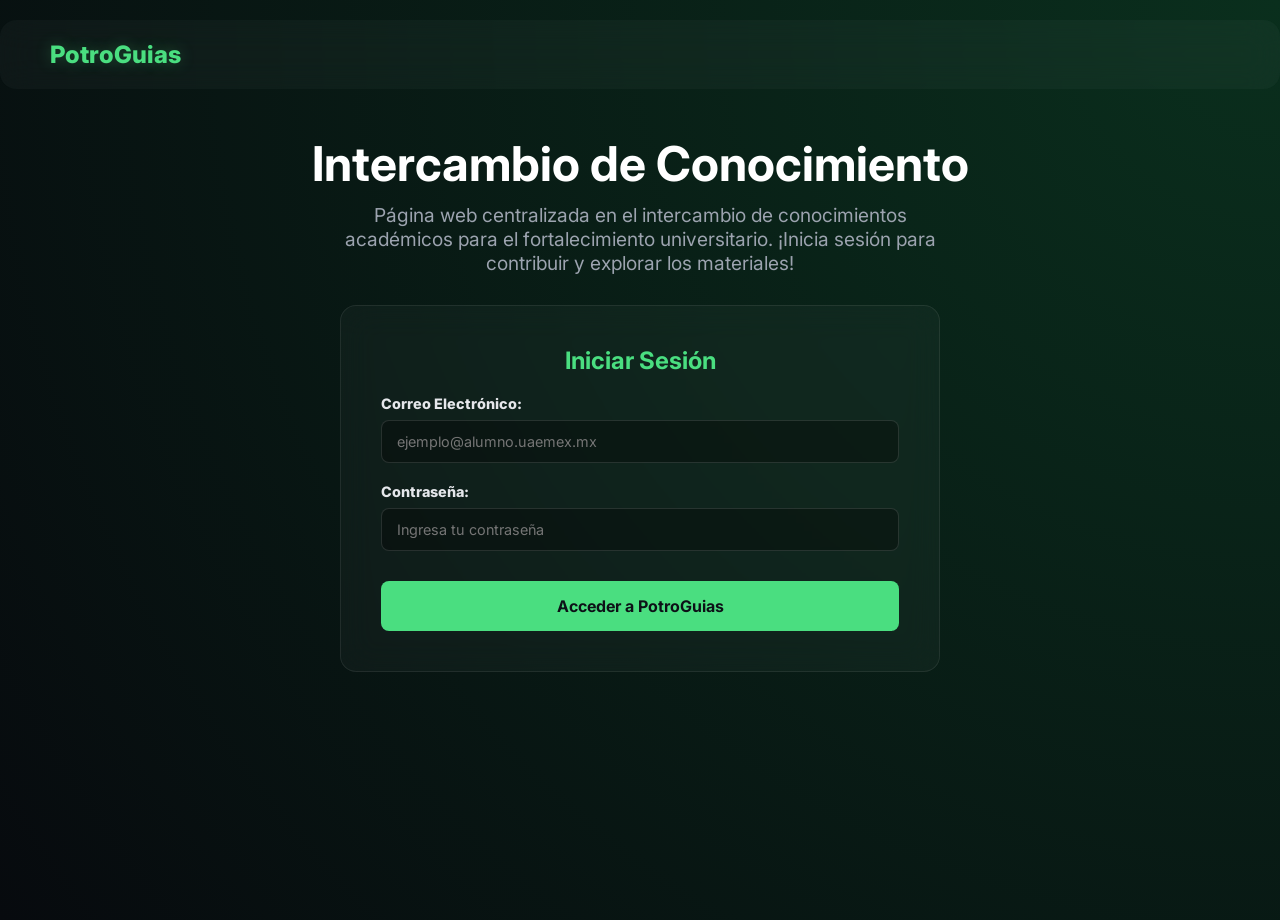
<file: index.html>
<!DOCTYPE html>
<html lang="es">
<head>
    <meta charset="UTF-8">
    <meta name="viewport" content="width=device-width, initial-scale=1.0">
    <title>PotroGuias - Inicio de Sesión</title>
    <link rel="stylesheet" href="style.css">
</head>
<body>

    <header>
        <nav class="glass-panel" style="border: none; margin-top: 20px;">
            <h1>PotroGuias</h1>
        </nav>
    </header>

    <main class="container" style="text-align: center; margin-top: 5vh;">
        <h2 style="font-size: 3rem; margin-bottom: 10px; color: #fff;">Intercambio de Conocimiento</h2>
        <p style="font-size: 1.2rem; color: #9ca3af; max-width: 600px; margin: 0 auto; margin-bottom: 30px;">
            Página web centralizada en el intercambio de conocimientos académicos para el fortalecimiento universitario. 
            ¡Inicia sesión para contribuir y explorar los materiales!
        </p>

        <div class="glass-panel form-wrapper" style="text-align: left; margin-top: 0;">
            <h3 style="text-align: center; margin-bottom: 20px; font-size: 1.5rem; color: #4ade80;">Iniciar Sesión</h3>
            
            <form id="loginForm">
                <div class="form-group">
                    <label for="correoUsuario">Correo Electrónico:</label>
                    <input type="email" id="correoUsuario" class="form-input" required placeholder="ejemplo@alumno.uaemex.mx">
                </div>
                
                <div class="form-group">
                    <label for="passwordUsuario">Contraseña:</label>
                    <input type="password" id="passwordUsuario" class="form-input" required placeholder="Ingresa tu contraseña">
                </div>
                
                <button type="submit" class="btn-submit" style="margin-top: 10px;">
                    Acceder a PotroGuias
                </button>
            </form>
        </div>
    </main>

    <script>
        document.getElementById('loginForm').addEventListener('submit', function(event) {
            event.preventDefault(); 
            const correo = document.getElementById('correoUsuario').value;
            if (correo.trim() !== "") {
                const nombreUsuario = correo.split('@')[0];
                localStorage.setItem('usuarioActivo', nombreUsuario);
                window.location.href = "Apuntes.html";
            }
        });

        document.addEventListener("DOMContentLoaded", () => {
            if(localStorage.getItem('temaPreferido') === 'oro') {
                document.body.classList.add('tema-oro');
            }
        });
    </script>

</body>
</html>
</file>
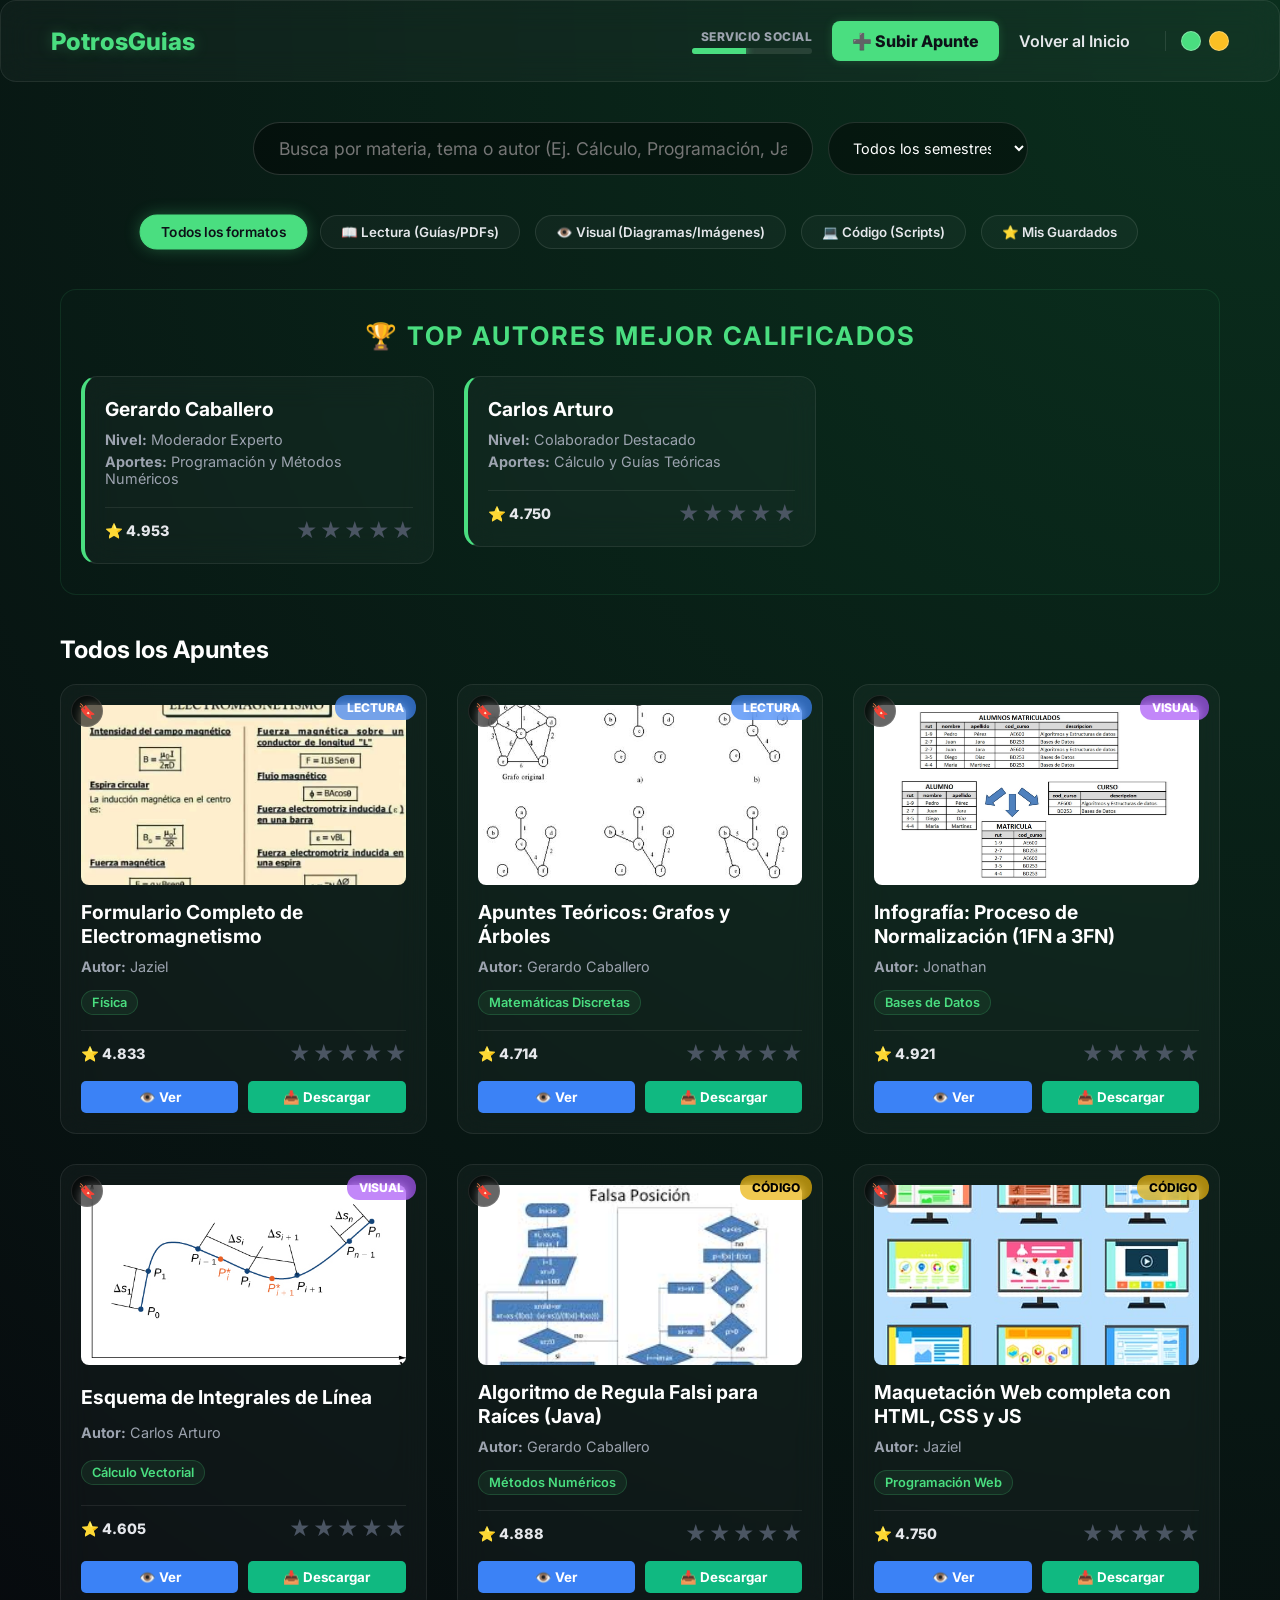
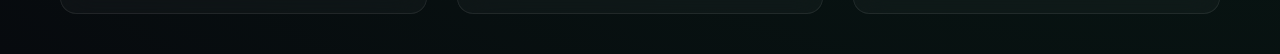
<file: Apuntes.html>
<!DOCTYPE html>
<html lang="es">
<head>
    <meta charset="UTF-8">
    <meta name="viewport" content="width=device-width, initial-scale=1.0">
    <title>Repositorio - PotroGuias</title>
    <link rel="stylesheet" href="style.css">
</head>
<body>

    <nav class="glass-panel">
        <h1>PotrosGuias</h1>
        <div style="display: flex; align-items: center; gap: 20px;">
            <div class="nav-ss-container">
                <span class="nav-ss-text">Servicio Social</span>
                <div class="nav-ss-bg"><div class="nav-ss-fill" id="nav-ss-progreso"></div></div>
            </div>
            <a href="subir.html" class="btn-subir">➕ Subir Apunte</a>
            <a href="index.html">Volver al Inicio</a>
            <div class="theme-switch-container">
                <div class="btn-theme theme-potro" onclick="cambiarTemaUaem('potro')" title="Modo Verde Potro"></div>
                <div class="btn-theme theme-oro" onclick="cambiarTemaUaem('oro')" title="Modo Oro Institucional"></div>
            </div>
        </div>
    </nav>

    <div class="container">
        <div class="search-container" style="display: flex; gap: 15px; justify-content: center; max-width: 800px; margin: 40px auto;">
            <input type="text" id="buscador" placeholder="Busca por materia, tema o autor (Ej. Cálculo, Programación, Java)..." style="max-width: 70%; margin-bottom: 0;">
            <select id="filtro-semestre" class="form-input" style="width: 25%; background: rgba(0,0,0,0.4); border-radius: 30px; padding: 0 20px;">
                <option value="todos">Todos los semestres</option>
                <option value="basicas">Ciencias Básicas</option>
                <option value="programacion">Área Programación</option>
                <option value="datos">Sistemas Avanzados</option>
            </select>
        </div>

        <div class="filtros-container">
            <button class="btn-filtro activo" data-filtro="todos">Todos los formatos</button>
            <button class="btn-filtro" data-filtro="lectura">📖 Lectura (Guías/PDFs)</button>
            <button class="btn-filtro" data-filtro="visual">👁️ Visual (Diagramas/Imágenes)</button>
            <button class="btn-filtro" data-filtro="codigo">💻 Código (Scripts)</button>
            <button class="btn-filtro" id="filtro-favoritos" data-filtro="favoritos">⭐ Mis Guardados</button>
        </div>

        <div class="destacados-container">
            <h2>🏆 Top Autores Mejor Calificados</h2>
            <div class="grid-apuntes">
                
                <a href="autor.html?nombre=Gerardo%20Caballero" class="link-tarjeta">
                    <div class="tarjeta-apunte tarjeta-autor glass-panel">
                        <h3>Gerardo Caballero</h3>
                        <p><strong>Nivel:</strong> Moderador Experto</p>
                        <p><strong>Aportes:</strong> Programación y Métodos Numéricos</p>
                        
                        <div class="rating-container">
                            <span class="rating-promedio">⭐ 4.953</span>
                            <div class="estrellas-interactivas">
                                <span class="estrella" data-valor="1">★</span>
                                <span class="estrella" data-valor="2">★</span>
                                <span class="estrella" data-valor="3">★</span>
                                <span class="estrella" data-valor="4">★</span>
                                <span class="estrella" data-valor="5">★</span>
                            </div>
                        </div>
                    </div>
                </a>

                <a href="autor.html?nombre=Carlos%20Arturo" class="link-tarjeta">
                    <div class="tarjeta-apunte tarjeta-autor glass-panel">
                        <h3>Carlos Arturo</h3>
                        <p><strong>Nivel:</strong> Colaborador Destacado</p>
                        <p><strong>Aportes:</strong> Cálculo y Guías Teóricas</p>
                        
                        <div class="rating-container">
                            <span class="rating-promedio">⭐ 4.750</span>
                            <div class="estrellas-interactivas">
                                <span class="estrella" data-valor="1">★</span>
                                <span class="estrella" data-valor="2">★</span>
                                <span class="estrella" data-valor="3">★</span>
                                <span class="estrella" data-valor="4">★</span>
                                <span class="estrella" data-valor="5">★</span>
                            </div>
                        </div>
                    </div>
                </a>

            </div>
        </div>

        <h2 style="color: #fff; margin-bottom: 20px;">Todos los Apuntes</h2>
        <div class="grid-apuntes" id="contenedor-apuntes">

            <div class="tarjeta-apunte glass-panel" data-formato="lectura" data-semestre="basicas" data-archivo="documentos/Formulario.completo.electromagnetismo.pdf" data-titulo="Formulario Completo de Electromagnetismo">
                <div class="badge-formato badge-lectura">Lectura</div>
                <img src="img/formulario.jpg" alt="Física">
                <h3>Formulario Completo de Electromagnetismo</h3>
                <p><strong>Autor:</strong> Jaziel</p>
                <span class="tag-materia">Física</span>
                
                <div class="rating-container">
                    <span class="rating-promedio">⭐ 4.833</span>
                    <div class="estrellas-interactivas">
                        <span class="estrella" data-valor="1">★</span>
                        <span class="estrella" data-valor="2">★</span>
                        <span class="estrella" data-valor="3">★</span>
                        <span class="estrella" data-valor="4">★</span>
                        <span class="estrella" data-valor="5">★</span>
                    </div>
                </div>
                <div style="display: flex; gap: 10px; margin-top: 15px; width: 100%;">
                    <button class="btn-ver" style="flex: 1; padding: 8px; background: #3b82f6; color: white; border: none; border-radius: 5px; cursor: pointer; font-weight: bold;">👁️ Ver</button>
                    <button class="btn-descargar" style="flex: 1; padding: 8px; background: #10b981; color: white; border: none; border-radius: 5px; cursor: pointer; font-weight: bold;">📥 Descargar</button>
                </div>
            </div>

            <div class="tarjeta-apunte glass-panel" data-formato="lectura" data-semestre="basicas" data-archivo="documentos/Grafos.pdf" data-titulo="Apuntes Teóricos: Grafos y Árboles">
                <div class="badge-formato badge-lectura">Lectura</div>
                <img src="img/grafos.jpg" alt="Matemáticas Discretas">
                <h3>Apuntes Teóricos: Grafos y Árboles</h3>
                <p><strong>Autor:</strong> Gerardo Caballero</p>
                <span class="tag-materia">Matemáticas Discretas</span>
                
                <div class="rating-container">
                    <span class="rating-promedio">⭐ 4.714</span>
                    <div class="estrellas-interactivas">
                        <span class="estrella" data-valor="1">★</span>
                        <span class="estrella" data-valor="2">★</span>
                        <span class="estrella" data-valor="3">★</span>
                        <span class="estrella" data-valor="4">★</span>
                        <span class="estrella" data-valor="5">★</span>
                    </div>
                </div>
                <div style="display: flex; gap: 10px; margin-top: 15px; width: 100%;">
                    <button class="btn-ver" style="flex: 1; padding: 8px; background: #3b82f6; color: white; border: none; border-radius: 5px; cursor: pointer; font-weight: bold;">👁️ Ver</button>
                    <button class="btn-descargar" style="flex: 1; padding: 8px; background: #10b981; color: white; border: none; border-radius: 5px; cursor: pointer; font-weight: bold;">📥 Descargar</button>
                </div>
            </div>

            <div class="tarjeta-apunte glass-panel" data-formato="visual" data-semestre="datos" data-archivo="img/nor.info.jpg" data-titulo="Infografía: Proceso de Normalización">
                <div class="badge-formato badge-visual">Visual</div>
                <img src="img/normalizacion.jpg" alt="Bases de Datos">
                <h3>Infografía: Proceso de Normalización (1FN a 3FN)</h3>
                <p><strong>Autor:</strong> Jonathan</p>
                <span class="tag-materia">Bases de Datos</span>
                
                <div class="rating-container">
                    <span class="rating-promedio">⭐ 4.921</span>
                    <div class="estrellas-interactivas">
                        <span class="estrella" data-valor="1">★</span>
                        <span class="estrella" data-valor="2">★</span>
                        <span class="estrella" data-valor="3">★</span>
                        <span class="estrella" data-valor="4">★</span>
                        <span class="estrella" data-valor="5">★</span>
                    </div>
                </div>
                <div style="display: flex; gap: 10px; margin-top: 15px; width: 100%;">
                    <button class="btn-ver" style="flex: 1; padding: 8px; background: #3b82f6; color: white; border: none; border-radius: 5px; cursor: pointer; font-weight: bold;">👁️ Ver</button>
                    <button class="btn-descargar" style="flex: 1; padding: 8px; background: #10b981; color: white; border: none; border-radius: 5px; cursor: pointer; font-weight: bold;">📥 Descargar</button>
                </div>
            </div>

            <div class="tarjeta-apunte glass-panel" data-formato="visual" data-semestre="basicas" data-archivo="img/info.jpg" data-titulo="Esquema de Integrales de Línea">
                <div class="badge-formato badge-visual">Visual</div>
                <img src="img/integral.jpg" alt="Cálculo">
                <h3>Esquema de Integrales de Línea</h3>
                <p><strong>Autor:</strong> Carlos Arturo</p>
                <span class="tag-materia">Cálculo Vectorial</span>
                
                <div class="rating-container">
                    <span class="rating-promedio">⭐ 4.605</span>
                    <div class="estrellas-interactivas">
                        <span class="estrella" data-valor="1">★</span>
                        <span class="estrella" data-valor="2">★</span>
                        <span class="estrella" data-valor="3">★</span>
                        <span class="estrella" data-valor="4">★</span>
                        <span class="estrella" data-valor="5">★</span>
                    </div>
                </div>
                <div style="display: flex; gap: 10px; margin-top: 15px; width: 100%;">
                    <button class="btn-ver" style="flex: 1; padding: 8px; background: #3b82f6; color: white; border: none; border-radius: 5px; cursor: pointer; font-weight: bold;">👁️ Ver</button>
                    <button class="btn-descargar" style="flex: 1; padding: 8px; background: #10b981; color: white; border: none; border-radius: 5px; cursor: pointer; font-weight: bold;">📥 Descargar</button>
                </div>
            </div>

            <div class="tarjeta-apunte glass-panel" data-formato="codigo" data-semestre="programacion" data-archivo="https://raw.githubusercontent.com/TheAlgorithms/Java/master/src/main/java/com/thealgorithms/maths/FindMin.java" data-titulo="Algoritmo de Raíces (Java)">
                <div class="badge-formato badge-codigo">Código</div>
                <img src="img/falsa.jpg" alt="Código Java">
                <h3>Algoritmo de Regula Falsi para Raíces (Java)</h3>
                <p><strong>Autor:</strong> Gerardo Caballero</p>
                <span class="tag-materia">Métodos Numéricos</span>
                
                <div class="rating-container">
                    <span class="rating-promedio">⭐ 4.888</span>
                    <div class="estrellas-interactivas">
                        <span class="estrella" data-valor="1">★</span>
                        <span class="estrella" data-valor="2">★</span>
                        <span class="estrella" data-valor="3">★</span>
                        <span class="estrella" data-valor="4">★</span>
                        <span class="estrella" data-valor="5">★</span>
                    </div>
                </div>
                <div style="display: flex; gap: 10px; margin-top: 15px; width: 100%;">
                    <button class="btn-ver" style="flex: 1; padding: 8px; background: #3b82f6; color: white; border: none; border-radius: 5px; cursor: pointer; font-weight: bold;">👁️ Ver</button>
                    <button class="btn-descargar" style="flex: 1; padding: 8px; background: #10b981; color: white; border: none; border-radius: 5px; cursor: pointer; font-weight: bold;">📥 Descargar</button>
                </div>
            </div>

            <div class="tarjeta-apunte glass-panel" data-formato="codigo" data-semestre="programacion" data-archivo="https://raw.githubusercontent.com/TheAlgorithms/Java/master/src/main/java/com/thealgorithms/maths/FindMin.java" data-titulo="Proyecto Web Completo">
                <div class="badge-formato badge-codigo">Código</div>
                <img src="img/Maqueta.jpg" alt="Desarrollo Web">
                <h3>Maquetación Web completa con HTML, CSS y JS</h3>
                <p><strong>Autor:</strong> Jaziel</p>
                <span class="tag-materia">Programación Web</span>
                
                <div class="rating-container">
                    <span class="rating-promedio">⭐ 4.750</span>
                    <div class="estrellas-interactivas">
                        <span class="estrella" data-valor="1">★</span>
                        <span class="estrella" data-valor="2">★</span>
                        <span class="estrella" data-valor="3">★</span>
                        <span class="estrella" data-valor="4">★</span>
                        <span class="estrella" data-valor="5">★</span>
                    </div>
                </div>
                <div style="display: flex; gap: 10px; margin-top: 15px; width: 100%;">
                    <button class="btn-ver" style="flex: 1; padding: 8px; background: #3b82f6; color: white; border: none; border-radius: 5px; cursor: pointer; font-weight: bold;">👁️ Ver</button>
                    <button class="btn-descargar" style="flex: 1; padding: 8px; background: #10b981; color: white; border: none; border-radius: 5px; cursor: pointer; font-weight: bold;">📥 Descargar</button>
                </div>
            </div>

        </div>
    </div>

    <script src="Apuntes.js"></script>
</body>
</html>
</file>
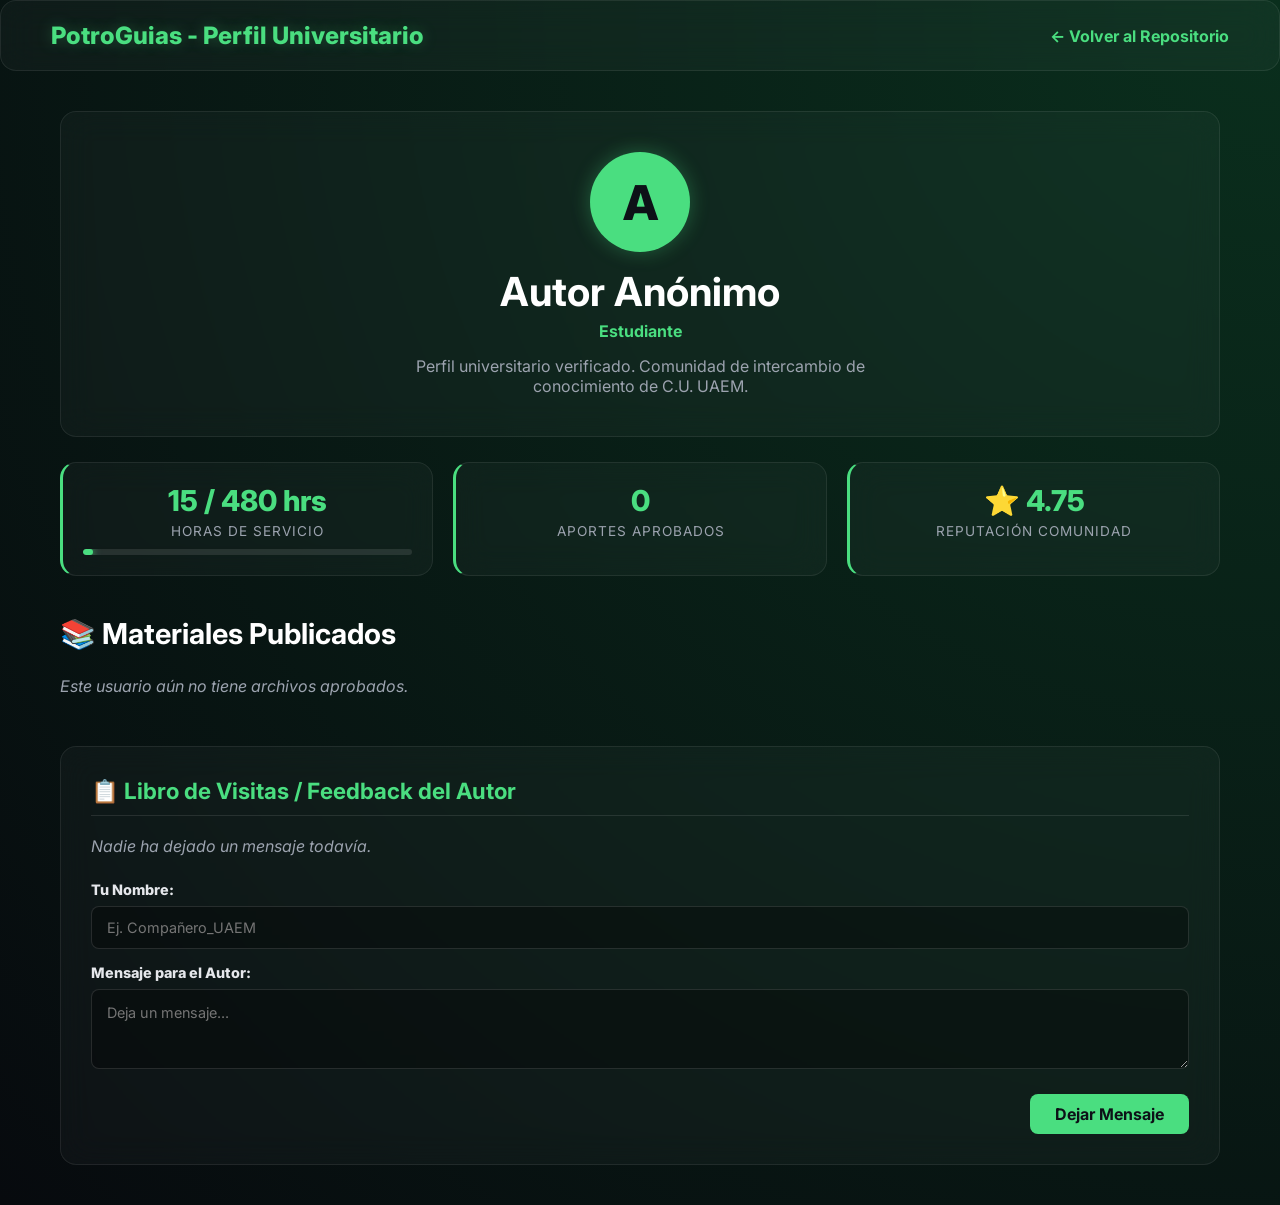
<file: autor.html>
<!DOCTYPE html>
<html lang="es">
<head>
    <meta charset="UTF-8">
    <meta name="viewport" content="width=device-width, initial-scale=1.0">
    <title>Perfil de Autor - PotroGuias</title>
    <link rel="stylesheet" href="style.css">
    <style>
        .perfil-header { text-align: center; padding: 40px 20px; margin-bottom: 25px; }
        .perfil-avatar { width: 100px; height: 100px; border-radius: 50%; background: #4ade80; color: #0d1117; display: inline-flex; align-items: center; justify-content: center; font-size: 3rem; font-weight: 800; margin-bottom: 15px; box-shadow: 0 0 20px rgba(74,222,128,0.3); }
        
        body.tema-oro .perfil-avatar { background: #fbbf24; box-shadow: 0 0 20px rgba(251,191,36,0.3); }

        /* Dashboard de estadísticas */
        .stats-grid { display: grid; grid-template-columns: repeat(auto-fit, minmax(200px, 1fr)); gap: 20px; margin-bottom: 40px; }
        .stat-card { padding: 20px; text-align: center; border-left: 3px solid #4ade80; }
        body.tema-oro .stat-card { border-left-color: #fbbf24; }
        .stat-val { font-size: 1.8rem; font-weight: 800; color: #4ade80; margin-bottom: 5px; }
        body.tema-oro .stat-val { color: #fbbf24; }
        .stat-lbl { font-size: 0.85rem; color: #9ca3af; text-transform: uppercase; letter-spacing: 1px; }
        
        /* Barra de progreso de servicio social */
        .progress-bar-bg { width: 100%; background: rgba(255,255,255,0.1); height: 6px; border-radius: 3px; margin-top: 10px; overflow: hidden; }
        .progress-bar-fill { background: #4ade80; height: 100%; width: 35%; border-radius: 3px; box-shadow: 0 0 8px #4ade80; }
        body.tema-oro .progress-bar-fill { background: #fbbf24; box-shadow: 0 0 8px #fbbf24; }

        .muro-comentarios { margin-top: 50px; text-align: left; padding: 30px; }
        .comentario-item { background: rgba(255, 255, 255, 0.03); border: 1px solid rgba(255, 255, 255, 0.05); padding: 15px; border-radius: 10px; margin-bottom: 15px; }
        .comentario-autor { color: #4ade80; font-weight: bold; font-size: 0.95rem; }
        .comentario-fecha { color: #6b7280; font-size: 0.8rem; margin-left: 10px; }
        .comentario-texto { color: #e5e7eb; font-size: 0.95rem; margin-top: 5px; }
    </style>
</head>
<body>

    <nav class="glass-panel">
        <h1>PotroGuias - Perfil Universitario</h1>
        <a href="Apuntes.html" style="color: #4ade80; text-decoration: none; font-weight: bold;">← Volver al Repositorio</a>
    </nav>

    <div class="container">
        <div class="glass-panel perfil-header">
            <div id="autor-avatar" class="perfil-avatar">-</div>
            <h2 id="autor-nombre" style="color: #fff; font-size: 2.5rem; margin-bottom: 5px;">Cargando...</h2>
            <p id="autor-rango" style="color: #4ade80; font-weight: bold; margin-bottom: 15px;">Estudiante</p>
            <p style="color: #9ca3af; max-width: 500px; margin: 0 auto;">Perfil universitario verificado. Comunidad de intercambio de conocimiento de C.U. UAEM.</p>
        </div>

        <div class="stats-grid">
            <div class="glass-panel stat-card">
                <div class="stat-val" id="stat-horas">45 / 480</div>
                <div class="stat-lbl">Horas de Servicio</div>
                <div class="progress-bar-bg"><div class="progress-bar-fill" id="progress-ss"></div></div>
            </div>
            <div class="glass-panel stat-card">
                <div class="stat-val" id="stat-docs">0</div>
                <div class="stat-lbl">Aportes Aprobados</div>
            </div>
            <div class="glass-panel stat-card">
                <div class="stat-val" id="stat-score">⭐ 4.85</div>
                <div class="stat-lbl">Reputación Comunidad</div>
            </div>
        </div>

        <h2 style="color: #fff; margin-bottom: 25px; font-size: 1.8rem;">📚 Materiales Publicados</h2>
        <div class="grid-apuntes" id="publicaciones-autor"></div>

        <div class="glass-panel muro-comentarios">
            <h3 style="color: #4ade80; margin-bottom: 20px; font-size: 1.4rem; border-bottom: 1px solid rgba(255,255,255,0.1); padding-bottom: 10px;">📋 Libro de Visitas / Feedback del Autor</h3>
            <div id="lista-comentarios-perfil" style="margin-bottom: 25px;"></div>

            <form id="form-comentario-perfil" style="display: flex; flex-direction: column; gap: 15px;">
                <div class="form-group" style="margin-bottom: 0;">
                    <label>Tu Nombre:</label>
                    <input type="text" id="perfil-input-autor" class="form-input" required placeholder="Ej. Compañero_UAEM">
                </div>
                <div class="form-group" style="margin-bottom: 0;">
                    <label>Mensaje para el Autor:</label>
                    <textarea id="perfil-textarea" class="form-input" style="min-height: 80px; resize: vertical;" required placeholder="Deja un mensaje..."></textarea>
                </div>
                <button type="submit" class="btn-submit" style="width: auto; align-self: flex-end; padding: 10px 25px;">Dejar Mensaje</button>
            </form>
        </div>
    </div>

    <script>
        const APUNTES_DB = [
            { formato: "lectura", archivo: "documentos/formulario.completo.electromagnetismo.pdf", titulo: "Formulario Completo de Electromagnetismo", autor: "Jaziel", materia: "Física", img: "img/formulario.jpg", rating: "⭐ 4.833" },
            { formato: "lectura", archivo: "documentos/Grafos.pdf", titulo: "Apuntes Teóricos: Grafos y Árboles", autor: "Gerardo Caballero", materia: "Matemáticas Discretas", img: "img/grafos.jpg", rating: "⭐ 4.714" },
            { formato: "visual", archivo: "img/nor.info.jpg", titulo: "Infografía: Proceso de Normalización", autor: "Jonathan", materia: "Bases de Datos", img: "img/normalizacion.jpg", rating: "⭐ 4.921" },
            { formato: "visual", archivo: "img/info.jpg", titulo: "Esquema de Integrales de Línea", autor: "Carlos Arturo", materia: "Cálculo Vectorial", img: "img/integral.jpg", rating: "⭐ 4.605" },
            { formato: "codigo", archivo: "https://raw.githubusercontent.com/TheAlgorithms/Java/master/src/main/java/com/thealgorithms/maths/FindMin.java", titulo: "Algoritmo de Regula Falsi para Raíces (Java)", autor: "Gerardo Caballero", materia: "Métodos Numéricos", img: "img/falsa.jpg", rating: "⭐ 4.888" },
            { formato: "codigo", archivo: "https://raw.githubusercontent.com/TheAlgorithms/Java/master/src/main/java/com/thealgorithms/maths/FindMin.java", titulo: "Maquetación Web completa con HTML, CSS y JS", autor: "Jaziel", materia: "Programación Web", img: "img/Maqueta.jpg", rating: "⭐ 4.750" }
        ];

        document.addEventListener("DOMContentLoaded", () => {
            if(localStorage.getItem('temaPreferido') === 'oro') {
                document.body.classList.add('tema-oro');
            }

            const params = new URLSearchParams(window.location.search);
            const nombreAutor = params.get("nombre") || "Autor Anónimo";

            document.getElementById("autor-nombre").innerText = nombreAutor;
            document.getElementById("autor-avatar").innerText = nombreAutor.charAt(0);
            
            // Variación de estadísticas simuladas por autor
            if(nombreAutor.includes("Gerardo")) {
                document.getElementById("autor-rango").innerText = "🥇 Moderador Experto";
                document.getElementById("stat-horas").innerText = "240 / 480 hrs";
                document.getElementById("progress-ss").style.width = "50%";
                document.getElementById("stat-score").innerText = "⭐ 4.82";
            } else if (nombreAutor.includes("Carlos")) {
                document.getElementById("autor-rango").innerText = "🥈 Colaborador Destacado";
                document.getElementById("stat-horas").innerText = "110 / 480 hrs";
                document.getElementById("progress-ss").style.width = "23%";
                document.getElementById("stat-score").innerText = "⭐ 4.60";
            } else {
                document.getElementById("stat-horas").innerText = "15 / 480 hrs";
                document.getElementById("progress-ss").style.width = "3%";
                document.getElementById("stat-score").innerText = "⭐ 4.75";
            }

            const contenedorPublicaciones = document.getElementById("publicaciones-autor");
            const aportesFiltrados = APUNTES_DB.filter(a => a.autor.toLowerCase() === nombreAutor.toLowerCase());

            document.getElementById("stat-docs").innerText = aportesFiltrados.length;

            if(aportesFiltrados.length === 0) {
                contenedorPublicaciones.innerHTML = `<p style="color: #9ca3af; font-style: italic;">Este usuario aún no tiene archivos aprobados.</p>`;
            } else {
                contenedorPublicaciones.innerHTML = aportesFiltrados.map(a => `
                    <div class="tarjeta-apunte glass-panel" data-formato="${a.formato}">
                        <div class="badge-formato badge-${a.formato}">${a.formato}</div>
                        <img src="${a.img}" alt="${a.materia}">
                        <h3>${a.titulo}</h3>
                        <p><strong>Autor:</strong> ${a.autor}</p>
                        <span class="tag-materia">${a.materia}</span>
                        <div class="rating-container"><span class="rating-promedio">${a.rating}</span></div>
                        <div style="display: flex; gap: 10px; margin-top: 15px; width: 100%;">
                            <button onclick="window.open('visor.html?archivo=${encodeURIComponent(a.archivo)}&titulo=${encodeURIComponent(a.titulo)}', '_blank')" style="flex: 1; padding: 8px; background: #3b82f6; color: white; border: none; border-radius: 5px; cursor: pointer; font-weight: bold;">👁️ Ver</button>
                        </div>
                    </div>
                `).join('');
            }

            const STORAGE_PERFIL_KEY = `comentarios_perfil_${nombreAutor.replace(/\s+/g, '_')}`;
            const listaComentarios = document.getElementById("lista-comentarios-perfil");
            const formComentario = document.getElementById("form-comentario-perfil");

            const cargarComentariosPerfil = () => {
                const guardados = JSON.parse(localStorage.getItem(STORAGE_PERFIL_KEY)) || [];
                if (guardados.length === 0) {
                    listaComentarios.innerHTML = `<p style="color: #9ca3af; font-style: italic;">Nadie ha dejado un mensaje todavía.</p>`;
                    return;
                }
                listaComentarios.innerHTML = guardados.map(c => `
                    <div class="comentario-item">
                        <div class="comentario-autor">${c.autor} <span class="comentario-fecha">${c.fecha}</span></div>
                        <div class="comentario-texto">${c.texto}</div>
                    </div>
                `).join('');
            };

            formComentario.addEventListener("submit", (e) => {
                e.preventDefault();
                const nuevoMsg = {
                    autor: document.getElementById("perfil-input-autor").value.trim(),
                    texto: document.getElementById("perfil-textarea").value.trim(),
                    fecha: new Date().toLocaleDateString('es-MX', { hour: '2-digit', minute: '2-digit' })
                };

                const actuales = JSON.parse(localStorage.getItem(STORAGE_PERFIL_KEY)) || [];
                actuales.push(nuevoMsg);
                localStorage.setItem(STORAGE_PERFIL_KEY, JSON.stringify(actuales));
                document.getElementById("perfil-textarea").value = "";
                cargarComentariosPerfil();

                // Toast local reutilizando componentes del sistema
                let container = document.querySelector('.toast-container');
                if (!container) {
                    container = document.createElement('div');
                    container.className = 'toast-container';
                    document.body.appendChild(container);
                }
                const toast = document.createElement('div');
                toast.className = 'toast-notif';
                toast.innerHTML = `<span>📝</span> <span>¡Mensaje publicado en el muro!</span>`;
                container.appendChild(toast);
                setTimeout(() => { toast.remove(); }, 3300);
            });

            cargarComentariosPerfil();
        });
    </script>
</body>
</html>
</file>
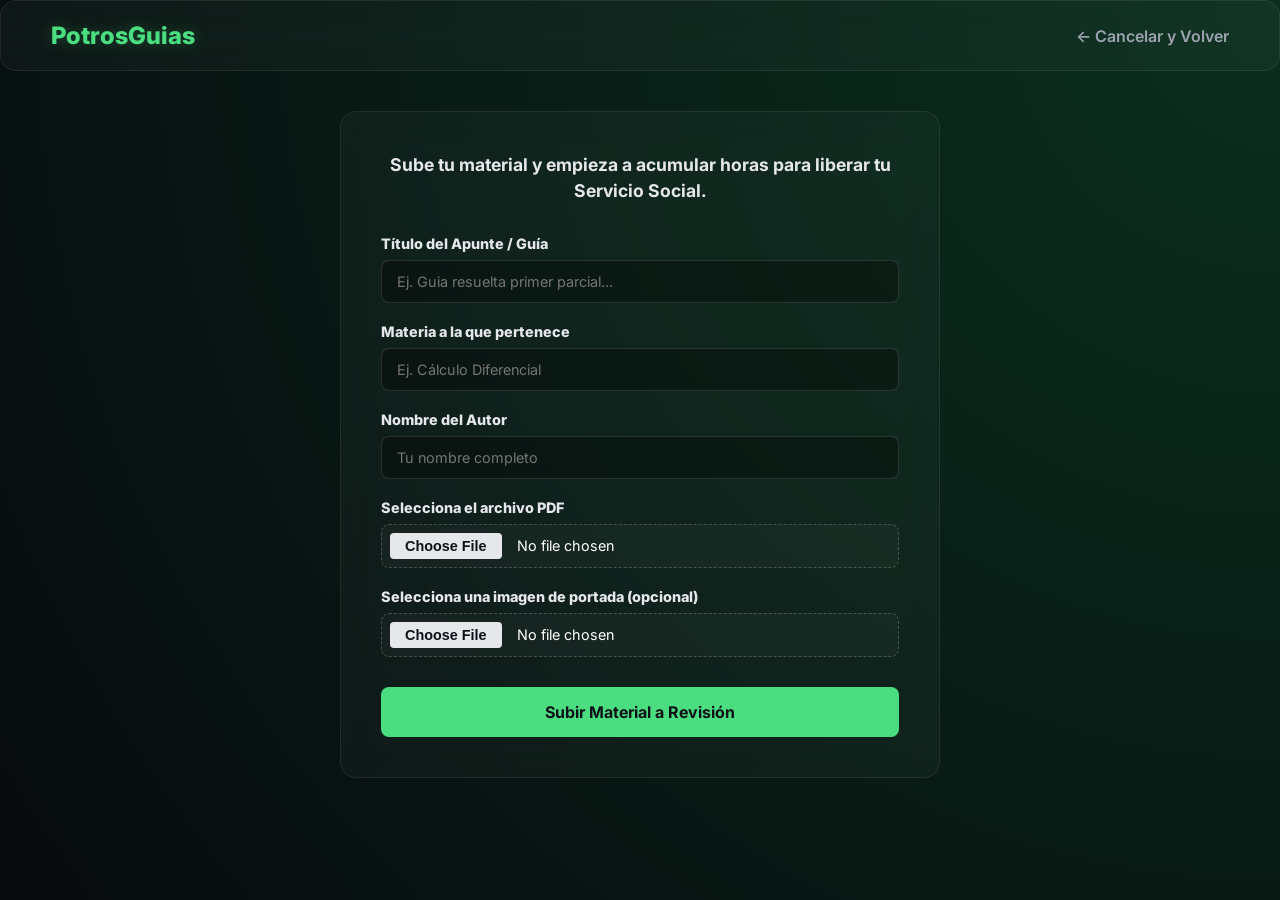
<file: subir.html>
<!DOCTYPE html>
<html lang="es">
<head>
    <meta charset="UTF-8">
    <meta name="viewport" content="width=device-width, initial-scale=1.0">
    <title>Subir Apunte - PotroGuias</title>
    <link rel="stylesheet" href="style.css">
</head>
<body>

    <nav class="glass-panel">
        <h1>PotrosGuias</h1>
        <a href="Apuntes.html" style="color: #9ca3af; text-decoration: none;">← Cancelar y Volver</a>
    </nav>

    <div class="container">
        
        <div class="glass-panel form-wrapper">
            <h2>Sube tu material y empieza a acumular horas para liberar tu Servicio Social.</h2>
            
            <form id="uploadForm">
                
                <div class="form-group">
                    <label>Título del Apunte / Guía</label>
                    <input type="text" class="form-input" placeholder="Ej. Guia resuelta primer parcial..." required>
                </div>

                <div class="form-group">
                    <label>Materia a la que pertenece</label>
                    <input type="text" class="form-input" placeholder="Ej. Cálculo Diferencial" required>
                </div>

                <div class="form-group">
                    <label>Nombre del Autor</label>
                    <input type="text" class="form-input" placeholder="Tu nombre completo" required>
                </div>

                <div class="form-group">
                    <label>Selecciona el archivo PDF</label>
                    <input type="file" class="form-input" accept=".pdf" required>
                </div>

                <div class="form-group">
                    <label>Selecciona una imagen de portada (opcional)</label>
                    <input type="file" class="form-input" accept="image/*">
                </div>

                <button type="submit" class="btn-submit">Subir Material a Revisión</button>
            </form>
        </div>
    </div>

    <script>
        document.getElementById('uploadForm').addEventListener('submit', function(e) {
            e.preventDefault();
            localStorage.setItem('materialSubido', 'true');
            window.location.href='Apuntes.html';
        });

        document.addEventListener("DOMContentLoaded", () => {
            if(localStorage.getItem('temaPreferido') === 'oro') {
                document.body.classList.add('tema-oro');
            }
        });
    </script>
</body>
</html>
</file>
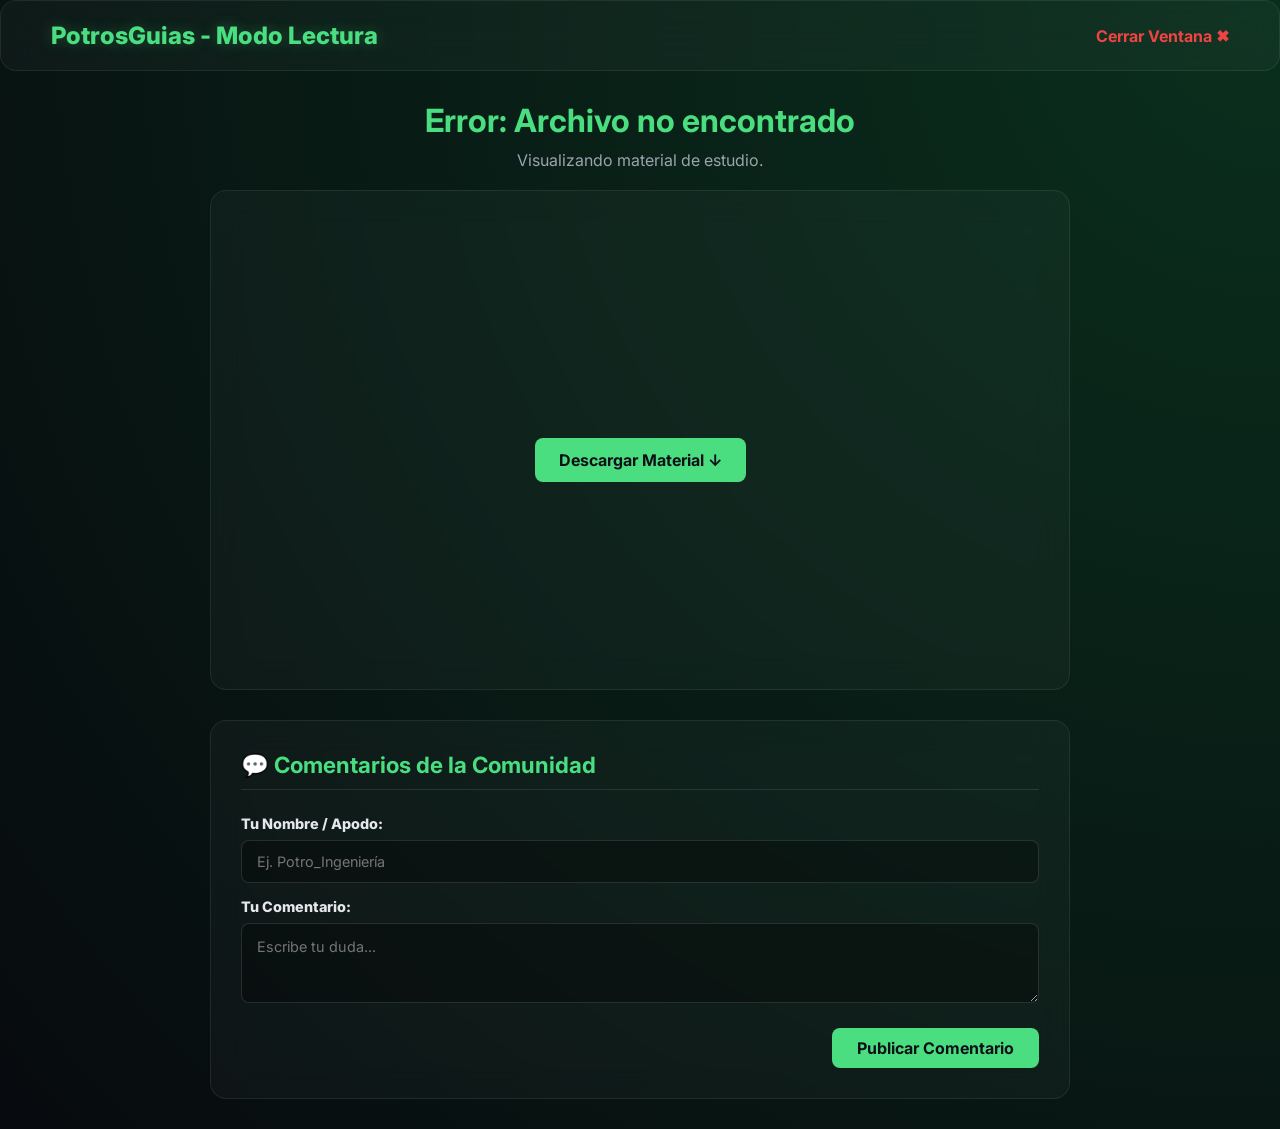
<file: visor.html>
<!DOCTYPE html>
<html lang="es">
<head>
    <meta charset="UTF-8">
    <meta name="viewport" content="width=device-width, initial-scale=1.0">
    <title>Visor de Contenido - PotroGuias</title>
    <link rel="stylesheet" href="style.css">
    <style>
        #contenido-dinamico { width: 100%; display: flex; justify-content: center; }
        #contenido-dinamico iframe { width: 100%; height: 75vh; border: none; border-radius: 8px; background: white; }
        #contenido-dinamico img { max-width: 100%; max-height: 75vh; border-radius: 8px; box-shadow: 0 0 20px rgba(0,0,0,0.5); object-fit: contain;}
        #contenido-dinamico pre { width: 100%; text-align: left; background: #1f2937; padding: 20px; border-radius: 8px; overflow: auto; color: #f3f4f6; border: 1px solid #374151; font-family: monospace; max-height: 75vh;}
        
        .comentarios-section { width: 100%; max-width: 900px; margin: 30px auto; text-align: left; padding: 30px; }
        .comentario-item { background: rgba(255, 255, 255, 0.03); border: 1px solid rgba(255, 255, 255, 0.05); padding: 15px; border-radius: 10px; margin-bottom: 15px; }
        .comentario-autor { color: #4ade80; font-weight: bold; font-size: 0.95rem; margin-bottom: 5px; }
        .comentario-fecha { color: #6b7280; font-size: 0.8rem; margin-left: 10px; font-weight: normal; }
        .comentario-texto { color: #e5e7eb; font-size: 0.95rem; line-height: 1.4; }
    </style>
</head>
<body>

    <nav class="glass-panel">
        <h1>PotrosGuias - Modo Lectura</h1>
        <a href="#" onclick="window.close()" style="color: #ef4444; font-weight: bold; text-decoration: none;">Cerrar Ventana ✖</a>
    </nav>

    <div class="container" style="text-align: center; max-width: 900px; margin: 0 auto; padding-top: 30px;">
        <h2 id="titulo-visor" style="color: #4ade80; margin-bottom: 10px; font-size: 2rem;">Cargando contenido...</h2>
        <p id="descripcion-visor" style="color: #9ca3af; margin-bottom: 20px;">Visualizando material de estudio.</p>

        <div class="glass-panel" style="padding: 20px; min-height: 500px; display: flex; align-items: center; justify-content: center; flex-direction: column;">
            <div id="contenido-dinamico" style="margin-bottom: 20px; width: 100%;"></div>
            <a href="#" id="btn-descargar" class="btn" style="text-decoration: none; display: inline-block;">Descargar Material ↓</a>
        </div>

        <div class="glass-panel comentarios-section">
            <h3 style="color: #4ade80; margin-bottom: 20px; font-size: 1.4rem; border-bottom: 1px solid rgba(255,255,255,0.1); padding-bottom: 10px;">💬 Comentarios de la Comunidad</h3>
            <div id="lista-comentarios" style="margin-bottom: 25px;"></div>

            <form id="form-comentario" style="display: flex; flex-direction: column; gap: 15px;">
                <div class="form-group" style="margin-bottom: 0;">
                    <label for="input-autor">Tu Nombre / Apodo:</label>
                    <input type="text" id="input-autor" class="form-input" required placeholder="Ej. Potro_Ingeniería">
                </div>
                <div class="form-group" style="margin-bottom: 0;">
                    <label for="textarea-comentario">Tu Comentario:</label>
                    <textarea id="textarea-comentario" class="form-input" style="min-height: 80px; resize: vertical;" required placeholder="Escribe tu duda..."></textarea>
                </div>
                <button type="submit" class="btn-submit" style="width: auto; align-self: flex-end; padding: 10px 25px;">Publicar Comentario</button>
            </form>
        </div>
    </div>

    <script>
        document.addEventListener("DOMContentLoaded", () => {
            if(localStorage.getItem('temaPreferido') === 'oro') {
                document.body.classList.add('tema-oro');
            }

            const params = new URLSearchParams(window.location.search);
            const archivo = params.get("archivo");
            const titulo = params.get("titulo") || "Apunte_Anonimo";

            const tituloVisor = document.getElementById("titulo-visor");
            const descripcionVisor = document.getElementById("descripcion-visor");
            const contenedorDinamico = document.getElementById("contenido-dinamico");
            const btnDescargar = document.getElementById("btn-descargar");
            
            const listaComentarios = document.getElementById("lista-comentarios");
            const formComentario = document.getElementById("form-comentario");
            const inputAutor = document.getElementById("input-autor");
            const textareaComentario = document.getElementById("textarea-comentario");

            const STORAGE_KEY = `comentarios_${titulo.replace(/\s+/g, '_')}`;

            if (!archivo) {
                tituloVisor.innerText = "Error: Archivo no encontrado";
                return;
            }

            tituloVisor.innerText = titulo;
            btnDescargar.href = archivo;
            btnDescargar.setAttribute("download", titulo);

            let tipo = "desconocido";
            const urlLower = archivo.toLowerCase();
            
            if (urlLower.includes(".pdf")) tipo = "pdf";
            else if (urlLower.includes("unsplash.com") || urlLower.match(/\.(jpeg|jpg|gif|png|webp)/)) tipo = "img";
            else if (urlLower.includes(".java") || urlLower.includes(".cs") || urlLower.includes(".js") || urlLower.includes(".html")) tipo = "codigo";

            if (tipo === "pdf") {
                // 1. Obtenemos la ruta absoluta del PDF alojado en GitHub Pages
                const rutaAbsoluta = new URL(archivo, window.location.href).href;
                
                // 2. Usamos el visor público Open Source de Mozilla PDF.js (Brave NO lo bloquea)
                const urlVisor = `https://mozilla.github.io/pdf.js/web/viewer.html?file=${encodeURIComponent(rutaAbsoluta)}`;
                
                // 3. Inyectamos el iframe con fondo oscuro para que haga contraste
                contenedorDinamico.innerHTML = `<iframe src="${urlVisor}" style="width: 100%; height: 75vh; border: none; border-radius: 8px; background-color: #1f2937;"></iframe>`;
                descripcionVisor.innerText = "Documento PDF (Visor Universal).";

            } else if (tipo === "img") {
                contenedorDinamico.innerHTML = `<img src="${archivo}" alt="${titulo}">`;
                descripcionVisor.innerText = "Esquema Visual.";

            } else if (tipo === "codigo") {
                descripcionVisor.innerText = "Código Fuente (Cargando desde repositorio web...)";
                fetch(archivo)
                    .then(r => r.text())
                    .then(codigo => {
                        const codigoSeguro = codigo.replace(/&/g, "&amp;").replace(/</g, "&lt;").replace(/>/g, "&gt;");
                        
                        // Micro-analizador de tokens integrado para simular PrismJS nativo
                        let codigoResaltado = codigoSeguro
                            .replace(/(\/\/.*)/g, '<span class="token comment">$1</span>')
                            .replace(/\b(public|class|static|void|int|double|float|return|if|else|for|while|new|import|package|private|protected)\b/g, '<span class="token keyword">$1</span>')
                            .replace(/(["'].*?["'])/g, '<span class="token string">$1</span>')
                            .replace(/\b(\d+)\b/g, '<span class="token number">$1</span>')
                            .replace(/\b([A-Z][a-zA-Z0-9_]*)\b/g, '<span class="token class-name">$1</span>');

                        contenedorDinamico.innerHTML = `<pre><code class="language-java">${codigoResaltado}</code></pre>`;
                    }).catch(() => {
                        contenedorDinamico.innerHTML = `<pre><code>// Error al cargar vista previa.</code></pre>`;
                    });
                
                btnDescargar.addEventListener("click", (e) => {
                    if (archivo.startsWith("http")) {
                        e.preventDefault();
                        fetch(archivo)
                            .then(res => res.blob())
                            .then(blob => {
                                const urlBlob = window.URL.createObjectURL(blob);
                                const a = document.createElement("a");
                                a.href = urlBlob;
                                a.download = titulo;
                                document.body.appendChild(a);
                                a.click();
                                document.body.removeChild(a);
                                window.URL.revokeObjectURL(urlBlob);
                            });
                    }
                });
            } else {
                contenedorDinamico.innerHTML = `<p>Archivo ZIP/RAR. Usa el botón inferior.</p>`;
            }

            function lanzarVisorToast(mensaje) {
                let container = document.querySelector('.toast-container');
                if (!container) {
                    container = document.createElement('div');
                    container.className = 'toast-container';
                    document.body.appendChild(container);
                }
                const toast = document.createElement('div');
                toast.className = 'toast-notif';
                toast.innerHTML = `<span>⚡</span> <span>${mensaje}</span>`;
                container.appendChild(toast);
                setTimeout(() => { toast.remove(); }, 3300);
            }

            // --- COMENTARIOS LOCALES ---
            const cargarComentarios = () => {
                const guardados = JSON.parse(localStorage.getItem(STORAGE_KEY)) || [];
                if (guardados.length === 0) {
                    listaComentarios.innerHTML = `<p style="color: #9ca3af; font-style: italic;">No hay comentarios aún.</p>`;
                    return;
                }
                listaComentarios.innerHTML = guardados.map(c => `
                    <div class="comentario-item">
                        <div class="comentario-autor">${c.autor} <span class="comentario-fecha">${c.fecha}</span></div>
                        <div class="comentario-texto">${c.texto}</div>
                    </div>
                `).join('');
            };

            formComentario.addEventListener("submit", (e) => {
                e.preventDefault();
                const nuevoComentario = {
                    autor: inputAutor.value.trim(),
                    texto: textareaComentario.value.trim(),
                    fecha: new Date().toLocaleDateString('es-MX', { hour: '2-digit', minute: '2-digit' })
                };
                const actuales = JSON.parse(localStorage.getItem(STORAGE_KEY)) || [];
                actuales.push(nuevoComentario);
                localStorage.setItem(STORAGE_KEY, JSON.stringify(actuales));
                textareaComentario.value = "";
                cargarComentarios();
                lanzarVisorToast('💬 ¡Comentario publicado con éxito!');
            });

            btnDescargar.addEventListener("click", () => {
                lanzarVisorToast('📥 Procesando descarga del documento...');
            });

            cargarComentarios();
        });
    </script>
</body>
</html>
</file>
<file: style.css>
/* style.css */
@import url('https://fonts.googleapis.com/css2?family=Inter:wght@300;400;600;800&display=swap');

* {
    margin: 0;
    padding: 0;
    box-sizing: border-box;
    font-family: 'Inter', sans-serif;
}

body {
    background-color: #070a0e; 
    background-image: radial-gradient(circle at top right, #0a2f1d, #070a0e); 
    color: #e5e7eb;
    min-height: 100vh;
    overflow-x: hidden;
}

/* Efecto de cristal (Glassmorphism) optimizado */
.glass-panel {
    background: rgba(255, 255, 255, 0.03);
    backdrop-filter: blur(16px);
    -webkit-backdrop-filter: blur(16px);
    border: 1px solid rgba(255, 255, 255, 0.08);
    border-radius: 16px;
    transition: border-color 0.4s cubic-bezier(0.16, 1, 0.3, 1), 
                box-shadow 0.4s cubic-bezier(0.16, 1, 0.3, 1), 
                background-color 0.4s ease;
}

/* Navbar */
nav {
    display: flex;
    justify-content: space-between;
    align-items: center;
    padding: 20px 50px;
    border-bottom: 1px solid rgba(255, 255, 255, 0.08);
}

nav h1 {
    font-size: 1.5rem;
    font-weight: 800;
    color: #4ade80; 
    text-shadow: 0 0 15px rgba(74, 222, 128, 0.3);
}

nav a {
    color: #e5e7eb;
    text-decoration: none;
    font-weight: 600;
    transition: color 0.3s ease;
}

nav a:hover {
    color: #4ade80;
}

/* Contenedor Principal */
.container {
    max-width: 1200px;
    margin: 40px auto;
    padding: 0 20px;
}

/* Buscador */
.search-container {
    margin-bottom: 40px;
    text-align: center;
}

#buscador {
    width: 100%;
    max-width: 600px;
    padding: 15px 25px;
    font-size: 1.1rem;
    color: #fff;
    background: rgba(0, 0, 0, 0.4);
    border: 1px solid rgba(255, 255, 255, 0.15);
    border-radius: 30px;
    outline: none;
    transition: all 0.3s cubic-bezier(0.16, 1, 0.3, 1);
}

#buscador:focus {
    border-color: #4ade80;
    box-shadow: 0 0 25px rgba(74, 222, 128, 0.25);
    transform: scale(1.01);
}

/* Grid de Apuntes */
.grid-apuntes {
    display: grid;
    grid-template-columns: repeat(auto-fill, minmax(300px, 1fr));
    gap: 30px;
}

/* Tarjetas individuales con iluminación dinámica */
.tarjeta-apunte {
    position: relative;
    padding: 20px;
    display: flex;
    flex-direction: column;
    justify-content: space-between;
    align-items: flex-start;
    overflow: hidden;
    animation: animacionEntrada 0.6s cubic-bezier(0.16, 1, 0.3, 1) forwards;
}

.tarjeta-apunte:hover {
    transform: translateY(-6px);
    background-color: rgba(255, 255, 255, 0.06);
    box-shadow: 0 15px 35px rgba(74, 222, 128, 0.15);
    border-color: rgba(74, 222, 128, 0.4);
}

.tarjeta-apunte img {
    width: 100%;
    height: 180px;
    object-fit: cover;
    border-radius: 8px;
    margin-bottom: 15px;
    background-color: #1f2937;
    transition: transform 0.6s cubic-bezier(0.16, 1, 0.3, 1);
}

.tarjeta-apunte:hover img {
    transform: scale(1.03); 
}

.tarjeta-apunte h3 {
    font-size: 1.2rem;
    margin-bottom: 10px;
    color: #fff;
}

.tarjeta-apunte p {
    font-size: 0.9rem;
    color: #9ca3af;
    margin-bottom: 5px;
}

.tag-materia {
    display: inline-block;
    padding: 4px 10px;
    background: rgba(74, 222, 128, 0.08);
    color: #4ade80;
    border: 1px solid rgba(74, 222, 128, 0.2);
    border-radius: 20px;
    font-size: 0.8rem;
    margin-top: 10px;
    font-weight: 600;
}

/* Botones */
.btn {
    display: inline-block;
    padding: 12px 24px;
    background: #4ade80;
    color: #0d1117;
    text-decoration: none;
    border-radius: 8px;
    font-weight: bold;
    margin-top: 20px;
    transition: all 0.2s ease;
}

.btn:hover {
    background: #22c55e;
    transform: translateY(-2px);
    box-shadow: 0 5px 15px rgba(74, 222, 128, 0.3);
}

.btn:active { transform: translateY(0); }

/* --- SECCIÓN DE AUTORES DESTACADOS --- */
.destacados-container {
    background: rgba(74, 222, 128, 0.01);
    border: 1px solid rgba(74, 222, 128, 0.1);
    border-radius: 16px;
    padding: 30px 20px;
    margin-bottom: 40px;
}

.destacados-container h2 {
    color: #4ade80;
    text-align: center;
    margin-bottom: 25px;
    font-size: 1.6rem;
    text-transform: uppercase;
    letter-spacing: 2px;
}

.tarjeta-autor {
    border-left: 4px solid #4ade80;
}

/* --- ESTRELLAS --- */
.rating-container {
    width: 100%;
    margin-top: 15px;
    padding-top: 10px;
    border-top: 1px solid rgba(255, 255, 255, 0.08);
    display: flex;
    justify-content: space-between;
    align-items: center;
}

.rating-promedio {
    color: #e5e7eb;
    font-size: 0.9rem;
    font-weight: 800;
}

.estrellas-interactivas {
    display: flex;
    gap: 3px;
}

.estrella {
    color: #4b5563; 
    font-size: 1.3rem;
    cursor: pointer;
    transition: color 0.2s ease, transform 0.2s cubic-bezier(0.175, 0.885, 0.32, 1.275);
}

.estrella:hover { transform: scale(1.3); }
.estrella.activa { 
    color: #fbbf24; 
    text-shadow: 0 0 8px rgba(251, 191, 36, 0.5);
}

/* --- BOTONES DE FILTRO --- */
.filtros-container {
    display: flex;
    justify-content: center;
    flex-wrap: wrap;
    gap: 15px;
    margin-bottom: 40px;
}

.btn-filtro {
    background: rgba(255, 255, 255, 0.03);
    border: 1px solid rgba(255, 255, 255, 0.1);
    color: #e5e7eb;
    padding: 8px 20px;
    border-radius: 20px;
    cursor: pointer;
    font-weight: 600;
    transition: all 0.3s cubic-bezier(0.16, 1, 0.3, 1);
}

.btn-filtro:hover, .btn-filtro.activo {
    background: #4ade80;
    color: #0d1117;
    border-color: #4ade80;
    box-shadow: 0 0 15px rgba(74, 222, 128, 0.3);
    transform: scale(1.03);
}

/* Badges */
.badge-formato {
    position: absolute;
    top: 10px;
    right: 10px;
    padding: 5px 12px;
    border-radius: 12px;
    font-size: 0.75rem;
    font-weight: 800;
    text-transform: uppercase;
    backdrop-filter: blur(5px);
    z-index: 2;
    animation: brilloPulsante 2s infinite alternate;
}

@keyframes brilloPulsante {
    from { box-shadow: 0 0 4px rgba(255,255,255,0.05); }
    to { box-shadow: 0 0 10px rgba(74, 222, 128, 0.2); }
}

.badge-lectura { background: rgba(59, 130, 246, 0.7); color: #fff; }
.badge-visual { background: rgba(168, 85, 247, 0.7); color: #fff; }
.badge-codigo { background: rgba(234, 179, 8, 0.7); color: #000; }

.btn-subir {
    background: #4ade80;
    color: #0d1117 !important;
    padding: 10px 20px;
    border-radius: 8px;
    font-weight: 800;
    text-decoration: none;
    transition: all 0.3s ease;
    box-shadow: 0 0 10px rgba(74, 222, 128, 0.2);
}

.btn-subir:hover {
    background: #22c55e;
    transform: translateY(-2px);
    box-shadow: 0 0 15px rgba(74, 222, 128, 0.5);
}

/* --- FORMULARIOS --- */
.form-wrapper {
    max-width: 600px;
    margin: 40px auto;
    padding: 40px;
    animation: animacionEntrada 0.5s ease forwards;
}

.form-wrapper h2 {
    font-size: 1.1rem;
    text-align: center;
    color: #e5e7eb;
    margin-bottom: 30px;
    line-height: 1.5;
}

.form-group {
    display: flex;
    flex-direction: column;
    margin-bottom: 20px;
}

.form-group label {
    font-size: 0.9rem;
    font-weight: 800;
    color: #e5e7eb;
    margin-bottom: 8px;
}

.form-input, textarea.form-input {
    width: 100%;
    padding: 12px 15px;
    background: rgba(0, 0, 0, 0.3);
    border: 1px solid rgba(255, 255, 255, 0.12);
    border-radius: 8px;
    color: #fff;
    font-size: 0.9rem;
    outline: none;
    transition: all 0.3s ease;
}

.form-input:focus {
    border-color: #4ade80;
    box-shadow: 0 0 10px rgba(74, 222, 128, 0.2);
}

input[type="file"] {
    padding: 8px;
    background: rgba(255, 255, 255, 0.03);
    border: 1px dashed rgba(255, 255, 255, 0.2);
    cursor: pointer;
}

input[type="file"]::file-selector-button {
    background: #e5e7eb;
    color: #0d1117;
    border: none;
    padding: 5px 15px;
    border-radius: 4px;
    font-weight: bold;
    margin-right: 15px;
    cursor: pointer;
}

input[type="file"]::file-selector-button:hover { background: #4ade80; }

.btn-submit {
    width: 100%;
    margin-top: 10px;
    padding: 15px;
    font-size: 1rem;
    border: none;
    background: #4ade80;
    color: #0d1117;
    font-weight: bold;
    border-radius: 8px;
    cursor: pointer;
    transition: all 0.2s ease;
}

.btn-submit:hover { 
    background: #22c55e; 
    transform: translateY(-2px);
    box-shadow: 0 5px 15px rgba(74, 222, 128, 0.3);
}

a.link-tarjeta { text-decoration: none; color: inherit; display: block; }

/* --- TOASTS --- */
.toast-container {
    position: fixed;
    top: 20px;
    right: 20px;
    z-index: 9999;
    display: flex;
    flex-direction: column;
    gap: 10px;
}

.toast-notif {
    background: rgba(13, 17, 23, 0.85);
    backdrop-filter: blur(10px);
    -webkit-backdrop-filter: blur(10px);
    border: 1px solid #4ade80;
    padding: 16px 25px;
    border-radius: 12px;
    color: #fff;
    font-weight: 600;
    font-size: 0.95rem;
    box-shadow: 0 10px 25px rgba(74, 222, 128, 0.15);
    display: flex;
    align-items: center;
    gap: 10px;
    animation: deslizarEntrada 0.3s cubic-bezier(0.16, 1, 0.3, 1) forwards, desvanecerSalida 0.3s ease 2.8s forwards;
}

/* --- ANIMACIONES KEYFRAMES --- */
@keyframes animacionEntrada {
    from { opacity: 0; transform: translateY(15px); }
    to { opacity: 1; transform: translateY(0); }
}

@keyframes deslizarEntrada {
    from { transform: translateX(120%); opacity: 0; }
    to { transform: translateX(0); opacity: 1; }
}

@keyframes desvanecerSalida {
    from { transform: translateX(0); opacity: 1; }
    to { transform: translateX(120%); opacity: 0; }
}

/* ==========================================
   NUEVOS COMPONENTES ADICIONALES
   ========================================== */

/* Barra de servicio en el menú */
.nav-ss-container {
    display: flex;
    flex-direction: column;
    align-items: flex-end;
    gap: 4px;
}
.nav-ss-text {
    font-size: 0.75rem;
    font-weight: 800;
    color: #9ca3af;
    text-transform: uppercase;
    letter-spacing: 0.5px;
}
.nav-ss-bg {
    width: 120px;
    background: rgba(255, 255, 255, 0.1);
    height: 6px;
    border-radius: 3px;
    overflow: hidden;
}
.nav-ss-fill {
    background: #4ade80;
    height: 100%;
    width: 0%; /* Dinámico por JS */
    box-shadow: 0 0 8px #4ade80;
    transition: width 0.5s ease;
}

/* Selector de Temas UAEMex */
.theme-switch-container {
    display: flex;
    gap: 8px;
    margin-left: 15px;
    border-left: 1px solid rgba(255,255,255,0.1);
    padding-left: 15px;
}
.btn-theme {
    width: 20px;
    height: 20px;
    border-radius: 50%;
    border: 1px solid rgba(255,255,255,0.3);
    cursor: pointer;
    transition: transform 0.2s;
}
.btn-theme:hover { transform: scale(1.2); }
.theme-potro { background: #4ade80; }
.theme-oro { background: #fbbf24; }

/* Cambios globales para el Tema Oro */
body.tema-oro h1, body.tema-oro h2, body.tema-oro h3, body.tema-oro .tag-materia, body.tema-oro .comentario-autor {
    color: #fbbf24 !important;
}
body.tema-oro nav h1 { text-shadow: 0 0 15px rgba(251, 191, 36, 0.3); }
body.tema-oro .btn-filtro.activo, body.tema-oro .btn-submit, body.tema-oro .btn-subir, body.tema-oro .btn {
    background: #fbbf24 !important;
    color: #0d1117 !important;
    border-color: #fbbf24 !important;
    box-shadow: 0 0 15px rgba(251, 191, 36, 0.3) !important;
}
body.tema-oro .form-input:focus, body.tema-oro #buscador:focus { border-color: #fbbf24 !important; }
body.tema-oro .toast-notif { border-color: #fbbf24; box-shadow: 0 10px 25px rgba(251, 191, 36, 0.15); }
body.tema-oro .nav-ss-fill { background: #fbbf24; box-shadow: 0 0 8px #fbbf24; }

/* Icono de Favorito en Tarjetas */
.btn-favorito {
    position: absolute;
    top: 10px;
    left: 10px;
    background: rgba(0,0,0,0.6);
    backdrop-filter: blur(5px);
    border: 1px solid rgba(255,255,255,0.1);
    width: 32px;
    height: 32px;
    border-radius: 50%;
    display: flex;
    align-items: center;
    justify-content: center;
    cursor: pointer;
    z-index: 5;
    font-size: 0.9rem;
    transition: transform 0.2s;
}
.btn-favorito:hover { transform: scale(1.1); }
.btn-favorito.guardado {
    color: #fbbf24;
    border-color: #fbbf24;
}

/* Ajustes de consistencia para textareas e iframes */
#perfil-textarea, #textarea-comentario {
    font-family: 'Inter', sans-serif;
    line-height: 1.5;
}
#contenido-dinamico pre {
    width: 100%;
    text-align: left;
    background: rgba(0, 0, 0, 0.5);
    padding: 20px;
    border-radius: 8px;
    overflow: auto;
    color: #f3f4f6;
    border: 1px solid rgba(255, 255, 255, 0.08);
    font-family: 'Courier New', Courier, monospace;
    max-height: 75vh;
}
#contenido-dinamico iframe {
    width: 100%;
    height: 75vh;
    border: none;
    border-radius: 8px;
    background: #ffffff;
}

/* Estilos de tokens para Resaltado de Código */
code[class*="language-"], pre[class*="language-"] { color: #f8f8f2; text-shadow: 0 1px rgba(0,0,0,0.3); font-family: monospace; text-align: left; white-space: pre; word-spacing: normal; word-break: normal; word-wrap: normal; line-height: 1.5; }
.token.comment { color: #6272a4; font-style: italic; }
.token.keyword { color: #ff79c6; font-weight: bold; }
.token.string { color: #f1fa8c; }
.token.function { color: #50fa7b; }
.token.number { color: #bd93f9; }
.token.class-name { color: #8be9fd; }
</file>
